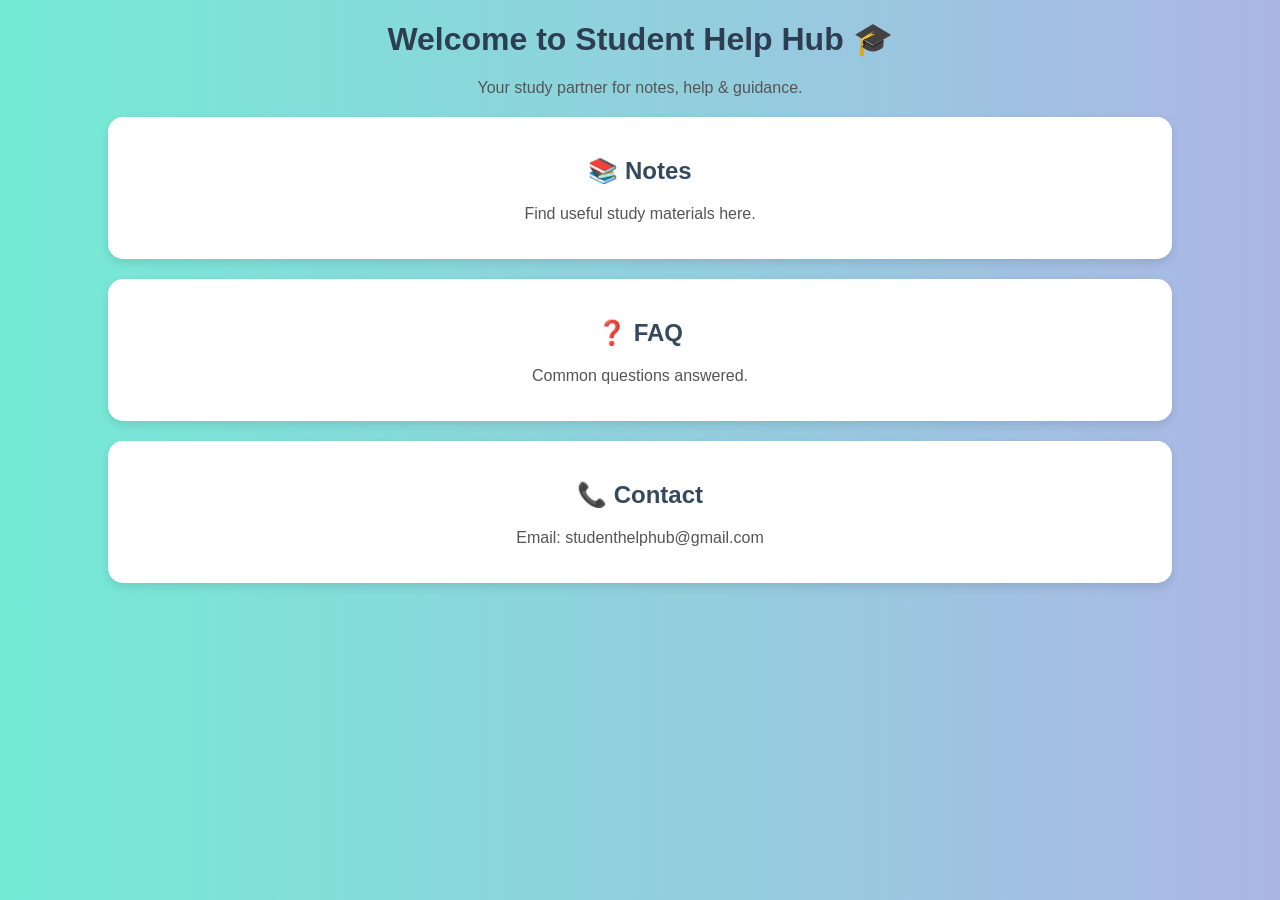
<file: Index.html>
<!DOCTYPE html>
<html>
<head>
    <title>Student Help Hub</title>
    <link rel="stylesheet" href="style.css">
</head>
<body>

    <h1>Welcome to Student Help Hub 🎓</h1>
    <p>Your study partner for notes, help & guidance.</p>

    <div class="section">
        <h2>📚 Notes</h2>
        <p>Find useful study materials here.</p>
    </div>

    <div class="section">
        <h2>❓ FAQ</h2>
        <p>Common questions answered.</p>
    </div>

    <div class="section">
        <h2>📞 Contact</h2>
        <p>Email: studenthelphub@gmail.com</p>
    </div>

</body>
</html>
</file>
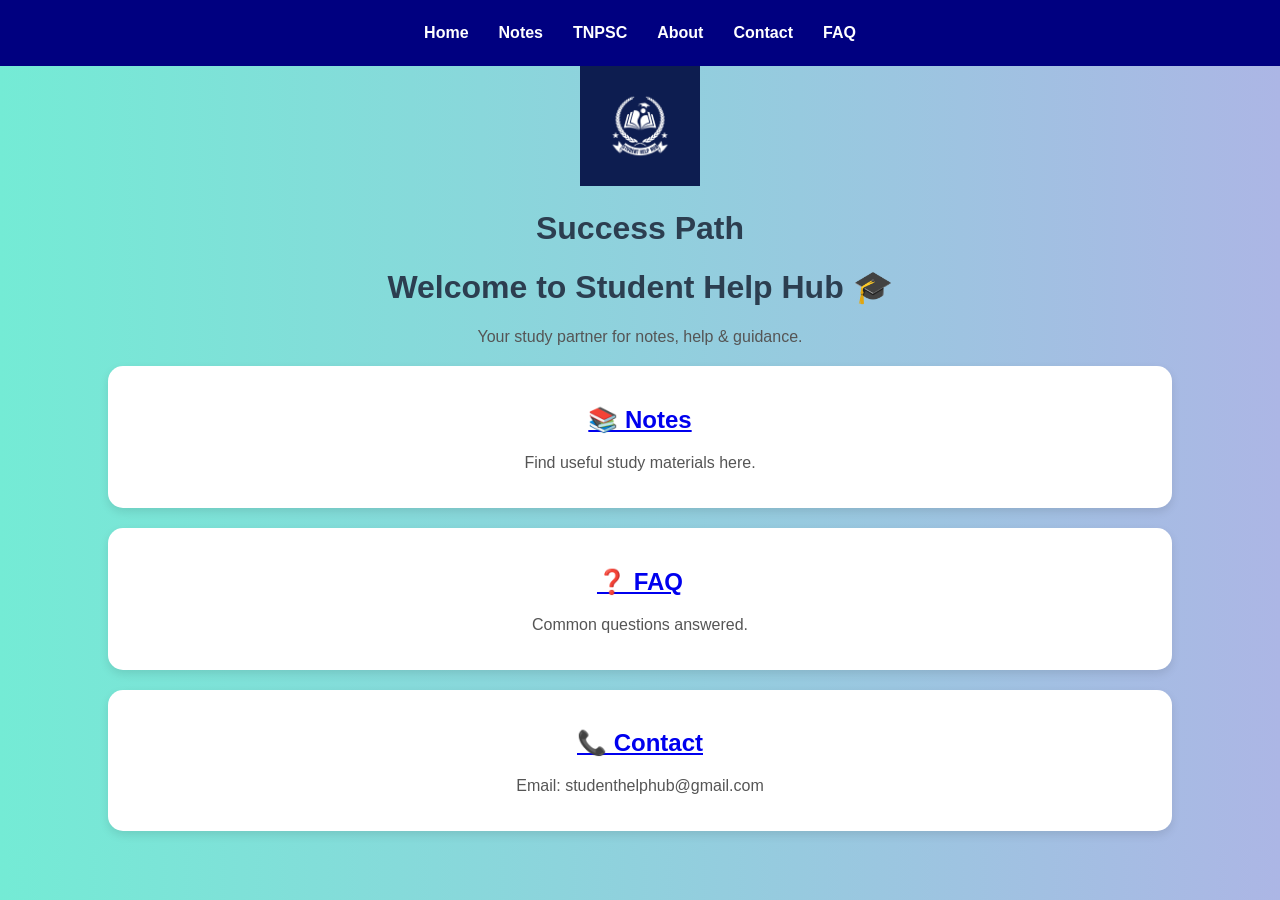
<file: index.html>
<!DOCTYPE html>
<html>
<head>
    <title>Student Help Hub</title>
    <link rel="stylesheet" href="style.css">
</head>
<body>
    <header>
        <nav>
  <nav>
  <a href="index.html">Home</a>
  <a href="notes.html">Notes</a>
  <a href="tnpsc.html">TNPSC</a>
  <a href="about.html">About</a>
  <a href="contact.html">Contact</a>
  <a href="faq.html">FAQ</a>
</nav>
</nav>
  <img src="logo.png" width="120">
  <h1>Success Path</h1>
</header>
    <h1>Welcome to Student Help Hub 🎓</h1>
    <p>Your study partner for notes, help & guidance.</p>

    <div class="section">
  <h2><a href="notes.html">📚 Notes</a></h2>
  <p>Find useful study materials here.</p>
</div>

    <div class="section">
  <h2><a href="faq.html">❓ FAQ</a></h2>
  <p>Common questions answered.</p>
</div>

    <div class="section">
  <h2><a href="contact.html">📞 Contact</a></h2>
  <p>Email: studenthelphub@gmail.com</p>
</div>

</body>
</html>
</file>
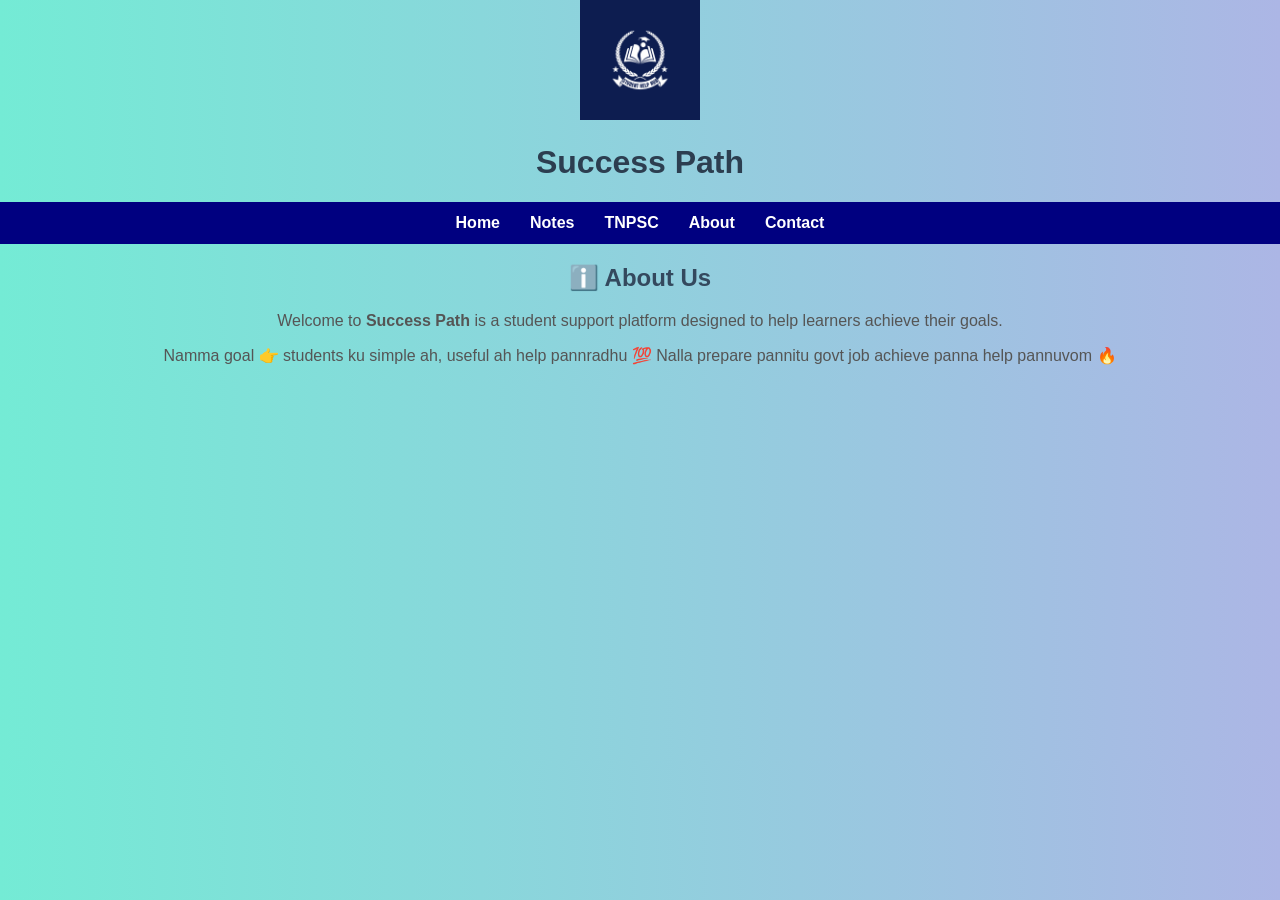
<file: about.html>
<!DOCTYPE html>
<html>
<head>
  <title>About - Success Path</title>
  <link rel="stylesheet" href="style.css">
</head>
<body>

<header>
  <img src="logo.png" width="120">
  <h1>Success Path</h1>
</header>

<nav>
  <a href="index.html">Home</a>
  <a href="notes.html">Notes</a>
  <a href="tnpsc.html">TNPSC</a>
  <a href="about.html">About</a>
  <a href="contact.html">Contact</a>
</nav>

<h2>ℹ️ About Us</h2>

<p>
Welcome to <strong>Success Path</strong>
 is a student support platform designed to help learners achieve their goals. 
</p>

<p>
Namma goal 👉 students ku simple ah, useful ah help pannradhu 💯  
Nalla prepare pannitu govt job achieve panna help pannuvom 🔥
</p>

</body>
</html>
</file>
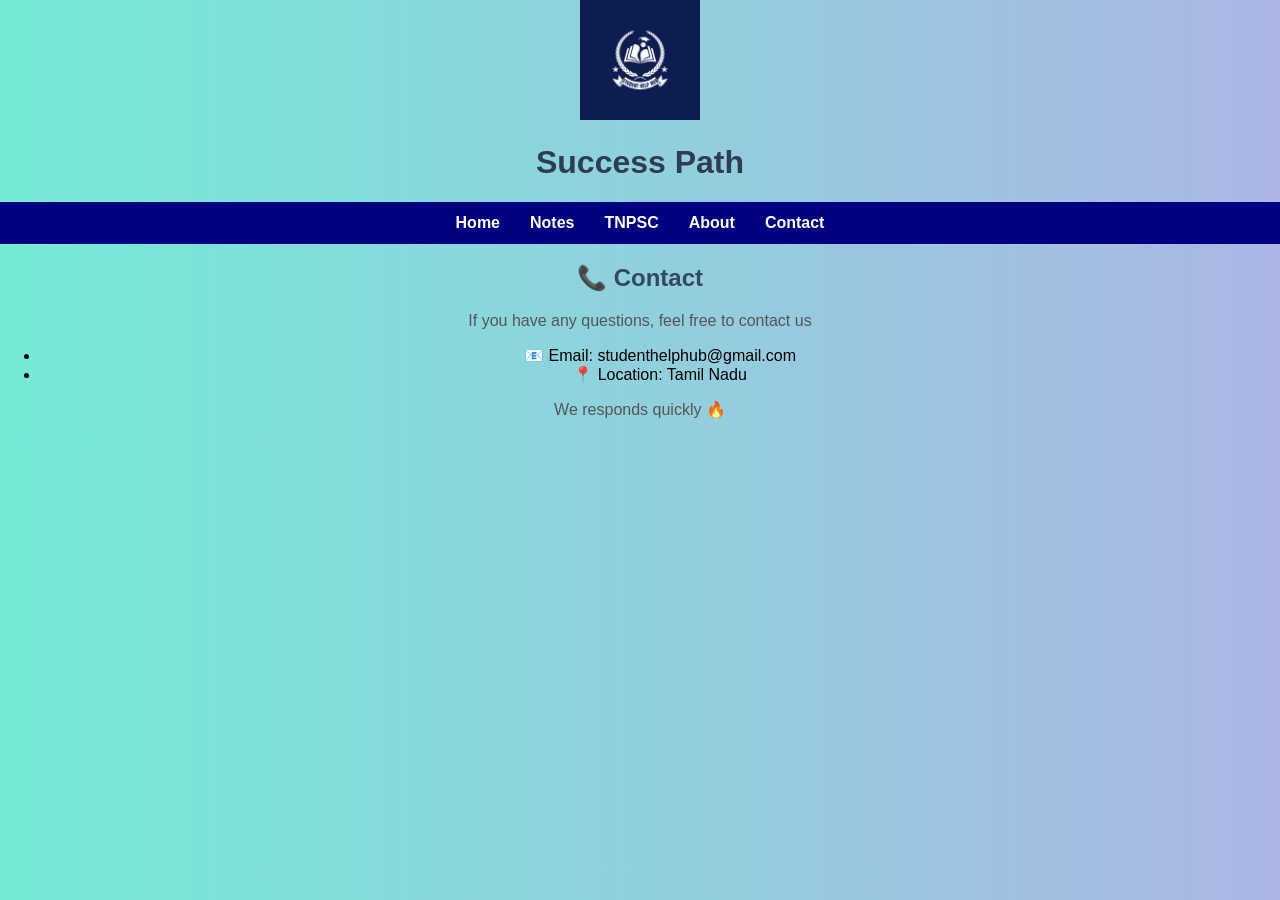
<file: contact.html>
<!DOCTYPE html>
<html>
<head>
  <title>Contact - Success Path</title>
  <link rel="stylesheet" href="style.css">
</head>
<body>

<header>
  <img src="logo.png" width="120">
  <h1>Success Path</h1>
</header>

<nav>
  <a href="index.html">Home</a>
  <a href="notes.html">Notes</a>
  <a href="tnpsc.html">TNPSC</a>
  <a href="about.html">About</a>
  <a href="contact.html">Contact</a>
</nav>

<h2>📞 Contact</h2>

<p>If you have any questions, feel free to contact us</p>

<ul>
  <li>📧 Email: studenthelphub@gmail.com</li>
  <li>📍 Location: Tamil Nadu</li>
</ul>

<p>We responds quickly 🔥</p>

</body>
</html>
</file>
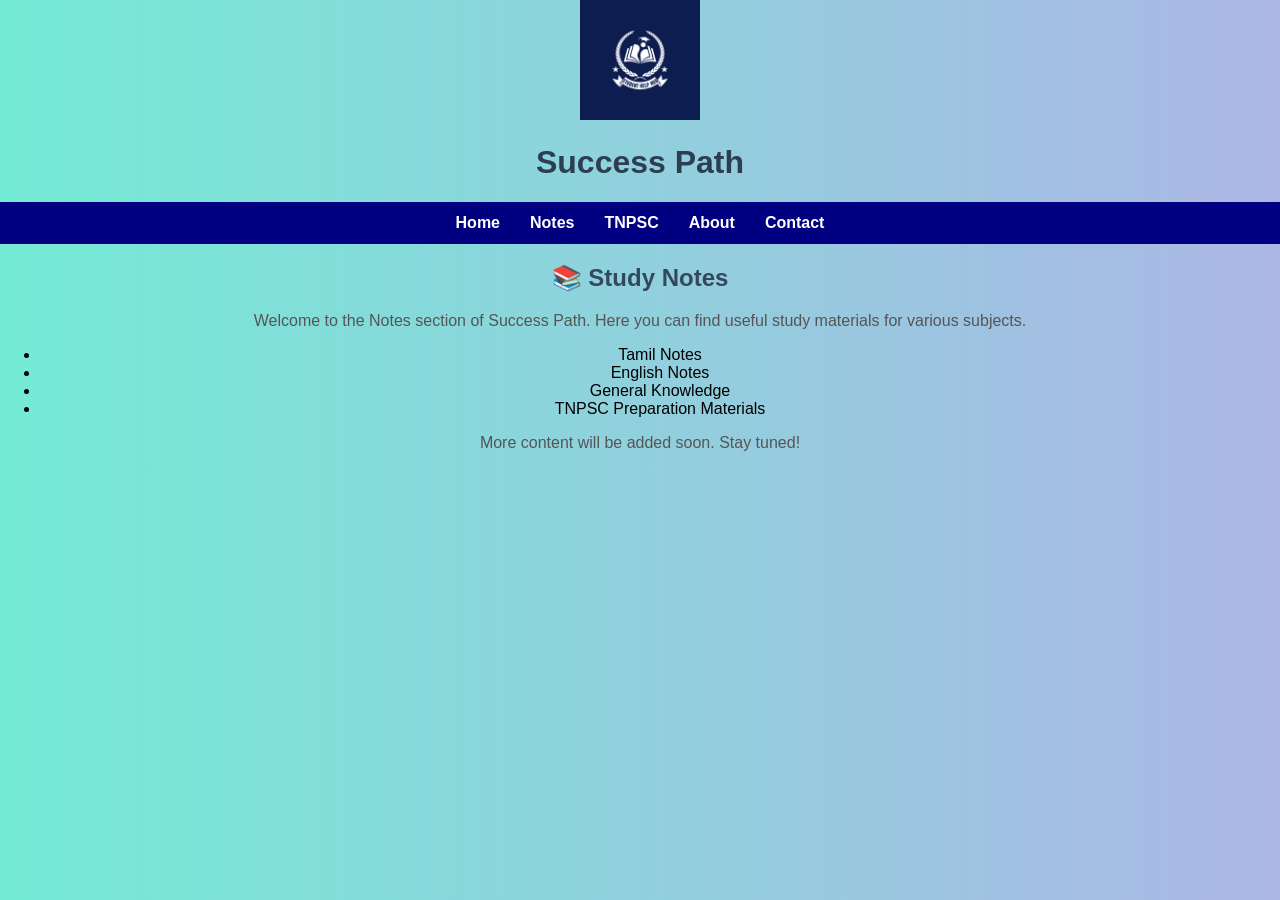
<file: notes.html>
<!DOCTYPE html>
<html>
<head>
  <title>Notes - Success Path</title>
  <link rel="stylesheet" href="style.css">
</head>
<body>

<header>
  <img src="logo.png" width="120">
  <h1>Success Path</h1>
</header>

<nav>
  <a href="index.html">Home</a>
  <a href="notes.html">Notes</a>
  <a href="tnpsc.html">TNPSC</a>
  <a href="about.html">About</a>
  <a href="contact.html">Contact</a>
</nav>

<h2>📚 Study Notes</h2>

<p>Welcome to the Notes section of Success Path. Here you can find useful study materials for various subjects.</p>

<ul>
  <li>Tamil Notes</li>
  <li>English Notes</li>
  <li>General Knowledge</li>
  <li>TNPSC Preparation Materials</li>
</ul>

<p>More content will be added soon. Stay tuned!</p>

</body>
</html>
</file>
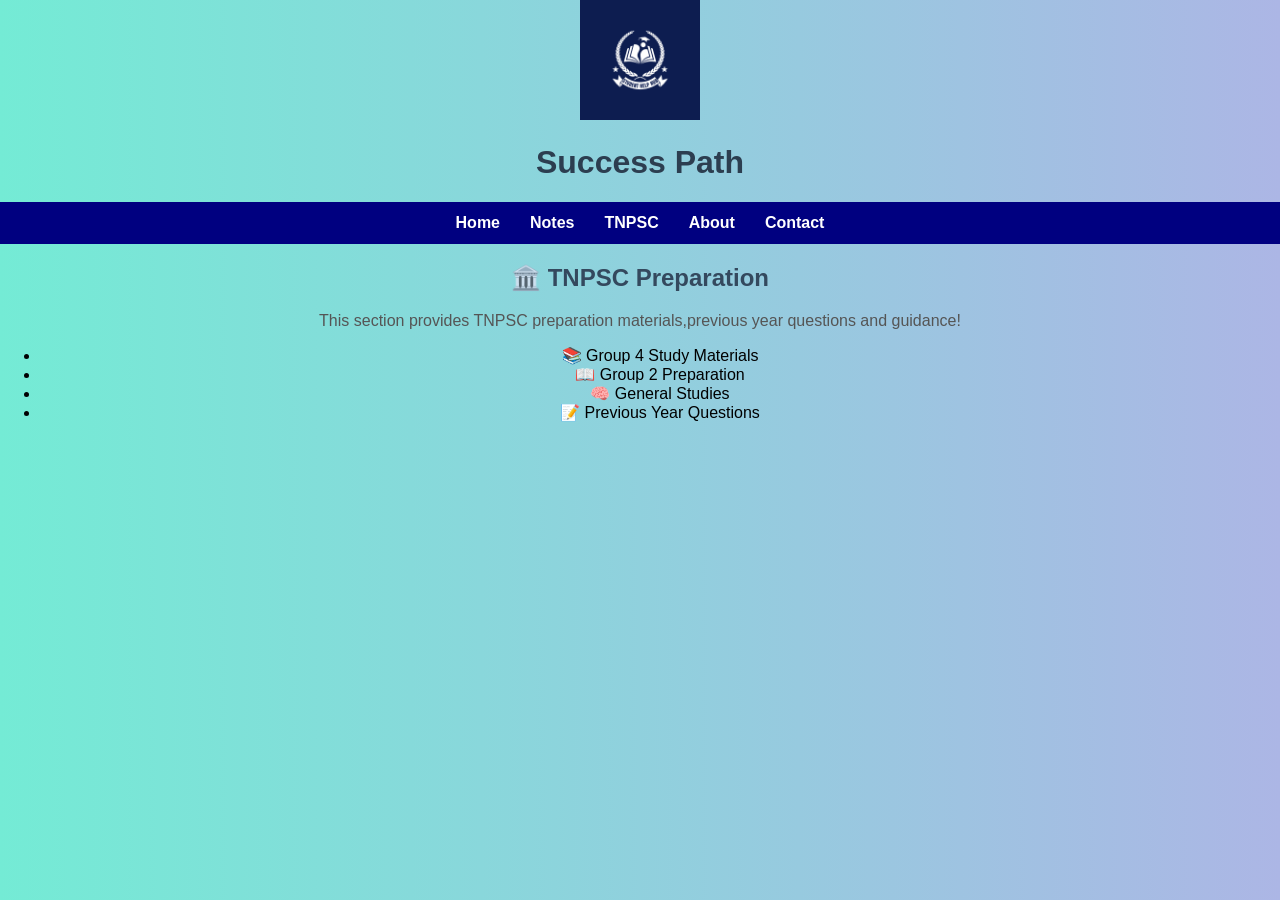
<file: tnpsc.html>
<!DOCTYPE html>
<html>
<head>
  <title>TNPSC - Success Path</title>
  <link rel="stylesheet" href="style.css">
</head>
<body>

<header>
  <img src="logo.png" width="120">
  <h1>Success Path</h1>
</header>

<nav>
  <a href="index.html">Home</a>
  <a href="notes.html">Notes</a>
  <a href="tnpsc.html">TNPSC</a>
  <a href="about.html">About</a>
  <a href="contact.html">Contact</a>
</nav>

<h2>🏛️ TNPSC Preparation</h2>

<p>This section provides TNPSC preparation materials,previous year questions and guidance!</p>

<ul>
  <li>📚 Group 4 Study Materials</li>
  <li>📖 Group 2 Preparation</li>
  <li>🧠 General Studies</li>
  <li>📝 Previous Year Questions</li>
</ul>

</body>
</html>
</file>
<file: style.css>
body {
    font-family: Arial, sans-serif;
    background: linear-gradient(to right, #74ebd5, #ACB6E5);
    margin: 0;
    padding: 0;
    text-align: center;
}

h1 {
    color: #2c3e50;
    margin-top: 20px;
}

p {
    color: #555;
}

.section {
    background: white;
    margin: 20px auto;
    padding: 20px;
    width: 80%;
    border-radius: 15px;
    box-shadow: 0 4px 10px rgba(0,0,0,0.1);
}

h2 {
    color: #34495e;
}
nav {
  background-color: navy;
  padding: 12px;
  display: flex;
  justify-content: center;
}
nav a {
  color: white;
  margin: 0 15px;
  text-decoration: none;
  font-weight: bold;
}

nav a:hover {
  color: yellow;
}
</file>
